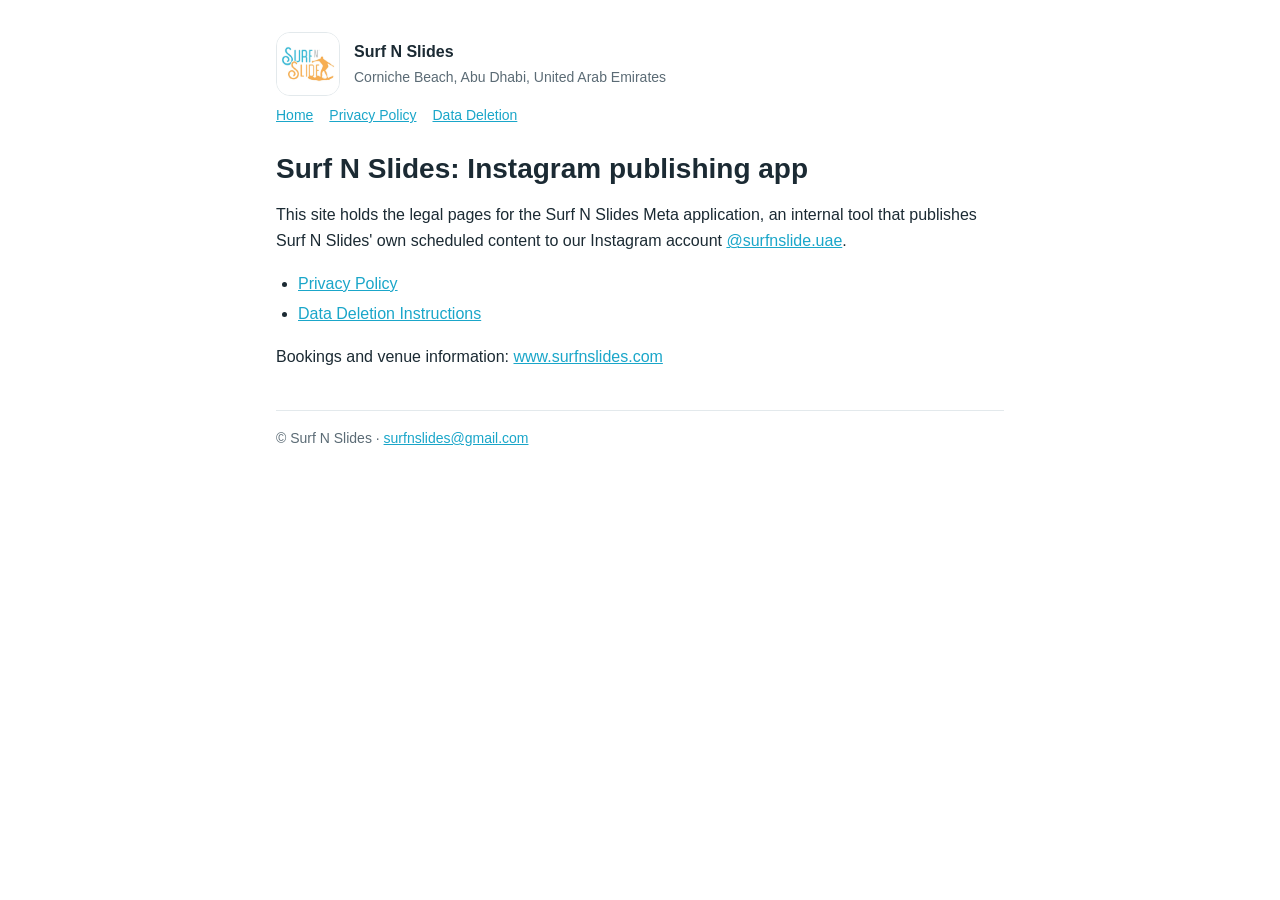
<file: index.html>
<!doctype html>
<html lang="en">
<head>
<meta charset="utf-8">
<meta name="viewport" content="width=device-width, initial-scale=1">
<title>Surf N Slides · App information</title>
<meta name="description" content="Information about the Surf N Slides Meta application.">
<link rel="stylesheet" href="style.css">
<link rel="icon" href="apple-touch-icon.png">
</head>
<body><main>
<header><img src="apple-touch-icon.png" alt="Surf N Slides logo"><div><strong>Surf N Slides</strong><div class="mut">Corniche Beach, Abu Dhabi, United Arab Emirates</div></div></header>
<nav><a href="./">Home</a><a href="privacy/">Privacy Policy</a><a href="data-deletion/">Data Deletion</a></nav>
<h1>Surf N Slides: Instagram publishing app</h1>
<p>This site holds the legal pages for the Surf N Slides Meta application, an internal tool that publishes Surf N Slides' own scheduled content to our Instagram account <a href="https://www.instagram.com/surfnslide.uae/">@surfnslide.uae</a>.</p>
<ul><li><a href="privacy/">Privacy Policy</a></li><li><a href="data-deletion/">Data Deletion Instructions</a></li></ul>
<p>Bookings and venue information: <a href="https://www.surfnslides.com">www.surfnslides.com</a></p>
<footer>© Surf N Slides · <a href="mailto:surfnslides@gmail.com">surfnslides@gmail.com</a></footer>
</main></body>
</html>
</file>
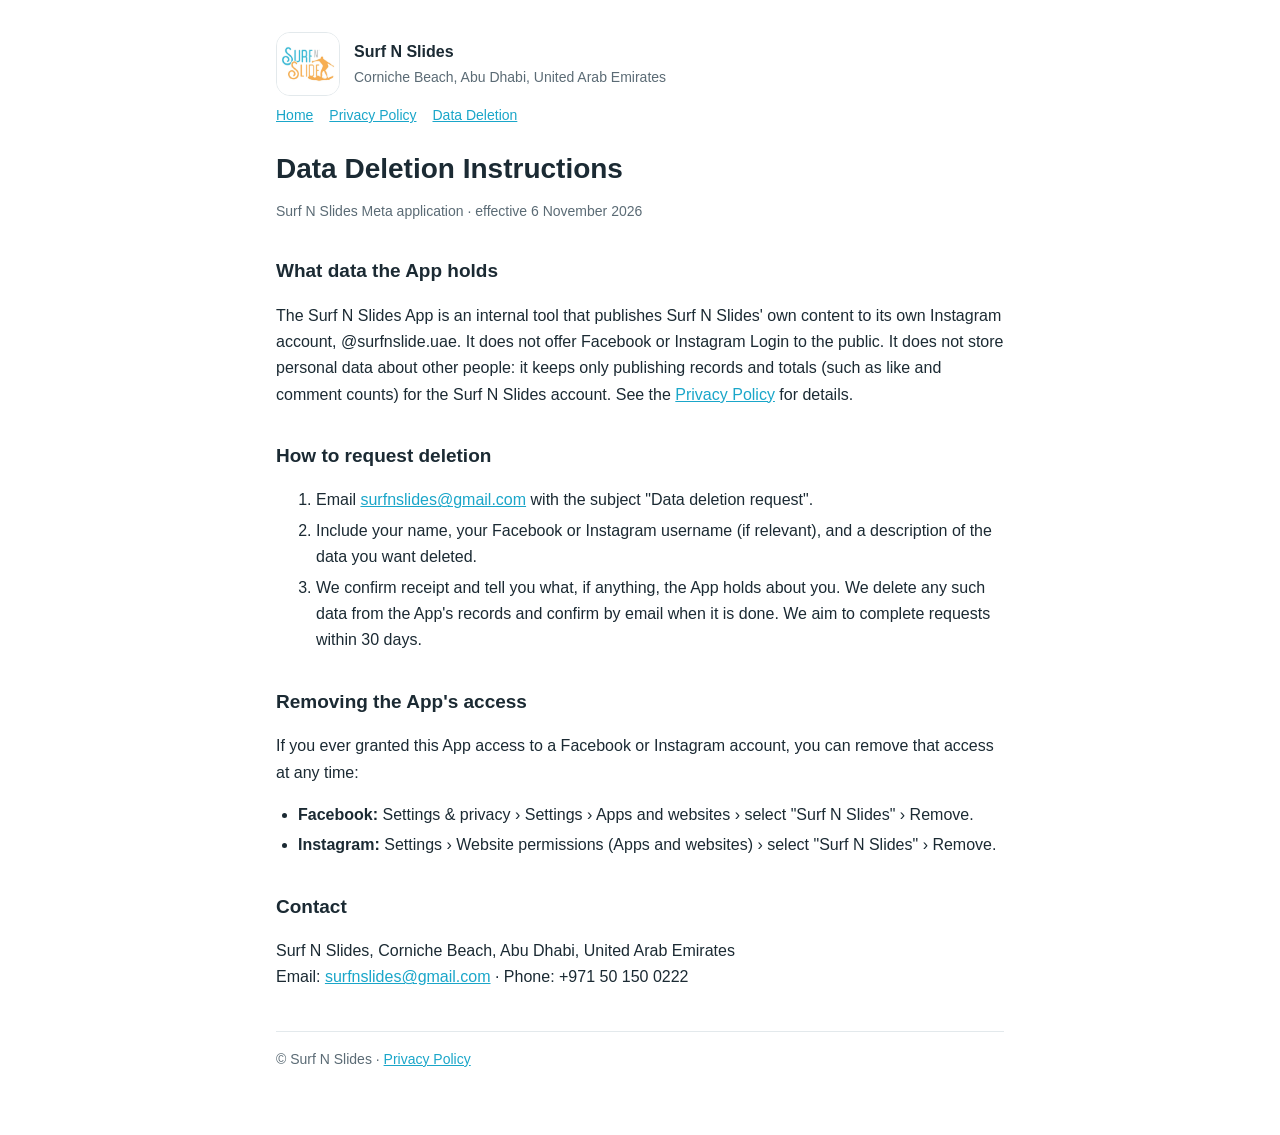
<file: data-deletion/index.html>
<!doctype html>
<html lang="en">
<head>
<meta charset="utf-8">
<meta name="viewport" content="width=device-width, initial-scale=1">
<title>Data Deletion · Surf N Slides</title>
<meta name="description" content="How to request deletion of data held by the Surf N Slides Meta application.">
<link rel="stylesheet" href="../style.css">
<link rel="icon" href="../apple-touch-icon.png">
</head>
<body><main>
<header><img src="../apple-touch-icon.png" alt="Surf N Slides logo"><div><strong>Surf N Slides</strong><div class="mut">Corniche Beach, Abu Dhabi, United Arab Emirates</div></div></header>
<nav><a href="../">Home</a><a href="../privacy/">Privacy Policy</a><a href="./">Data Deletion</a></nav>
<h1>Data Deletion Instructions</h1>
<p class="mut">Surf N Slides Meta application · effective 6 November 2026</p>

<h2>What data the App holds</h2>
<p>The Surf N Slides App is an internal tool that publishes Surf N Slides' own content to its own Instagram account, @surfnslide.uae. It does not offer Facebook or Instagram Login to the public. It does not store personal data about other people: it keeps only publishing records and totals (such as like and comment counts) for the Surf N Slides account. See the <a href="../privacy/">Privacy Policy</a> for details.</p>

<h2>How to request deletion</h2>
<ol>
<li>Email <a href="mailto:surfnslides@gmail.com?subject=Data%20deletion%20request">surfnslides@gmail.com</a> with the subject "Data deletion request".</li>
<li>Include your name, your Facebook or Instagram username (if relevant), and a description of the data you want deleted.</li>
<li>We confirm receipt and tell you what, if anything, the App holds about you. We delete any such data from the App's records and confirm by email when it is done. We aim to complete requests within 30 days.</li>
</ol>

<h2>Removing the App's access</h2>
<p>If you ever granted this App access to a Facebook or Instagram account, you can remove that access at any time:</p>
<ul>
<li><strong>Facebook:</strong> Settings &amp; privacy › Settings › Apps and websites › select "Surf N Slides" › Remove.</li>
<li><strong>Instagram:</strong> Settings › Website permissions (Apps and websites) › select "Surf N Slides" › Remove.</li>
</ul>

<h2>Contact</h2>
<p>Surf N Slides, Corniche Beach, Abu Dhabi, United Arab Emirates<br>
Email: <a href="mailto:surfnslides@gmail.com">surfnslides@gmail.com</a> · Phone: +971 50 150 0222</p>
<footer>© Surf N Slides · <a href="../privacy/">Privacy Policy</a></footer>
</main></body>
</html>
</file>
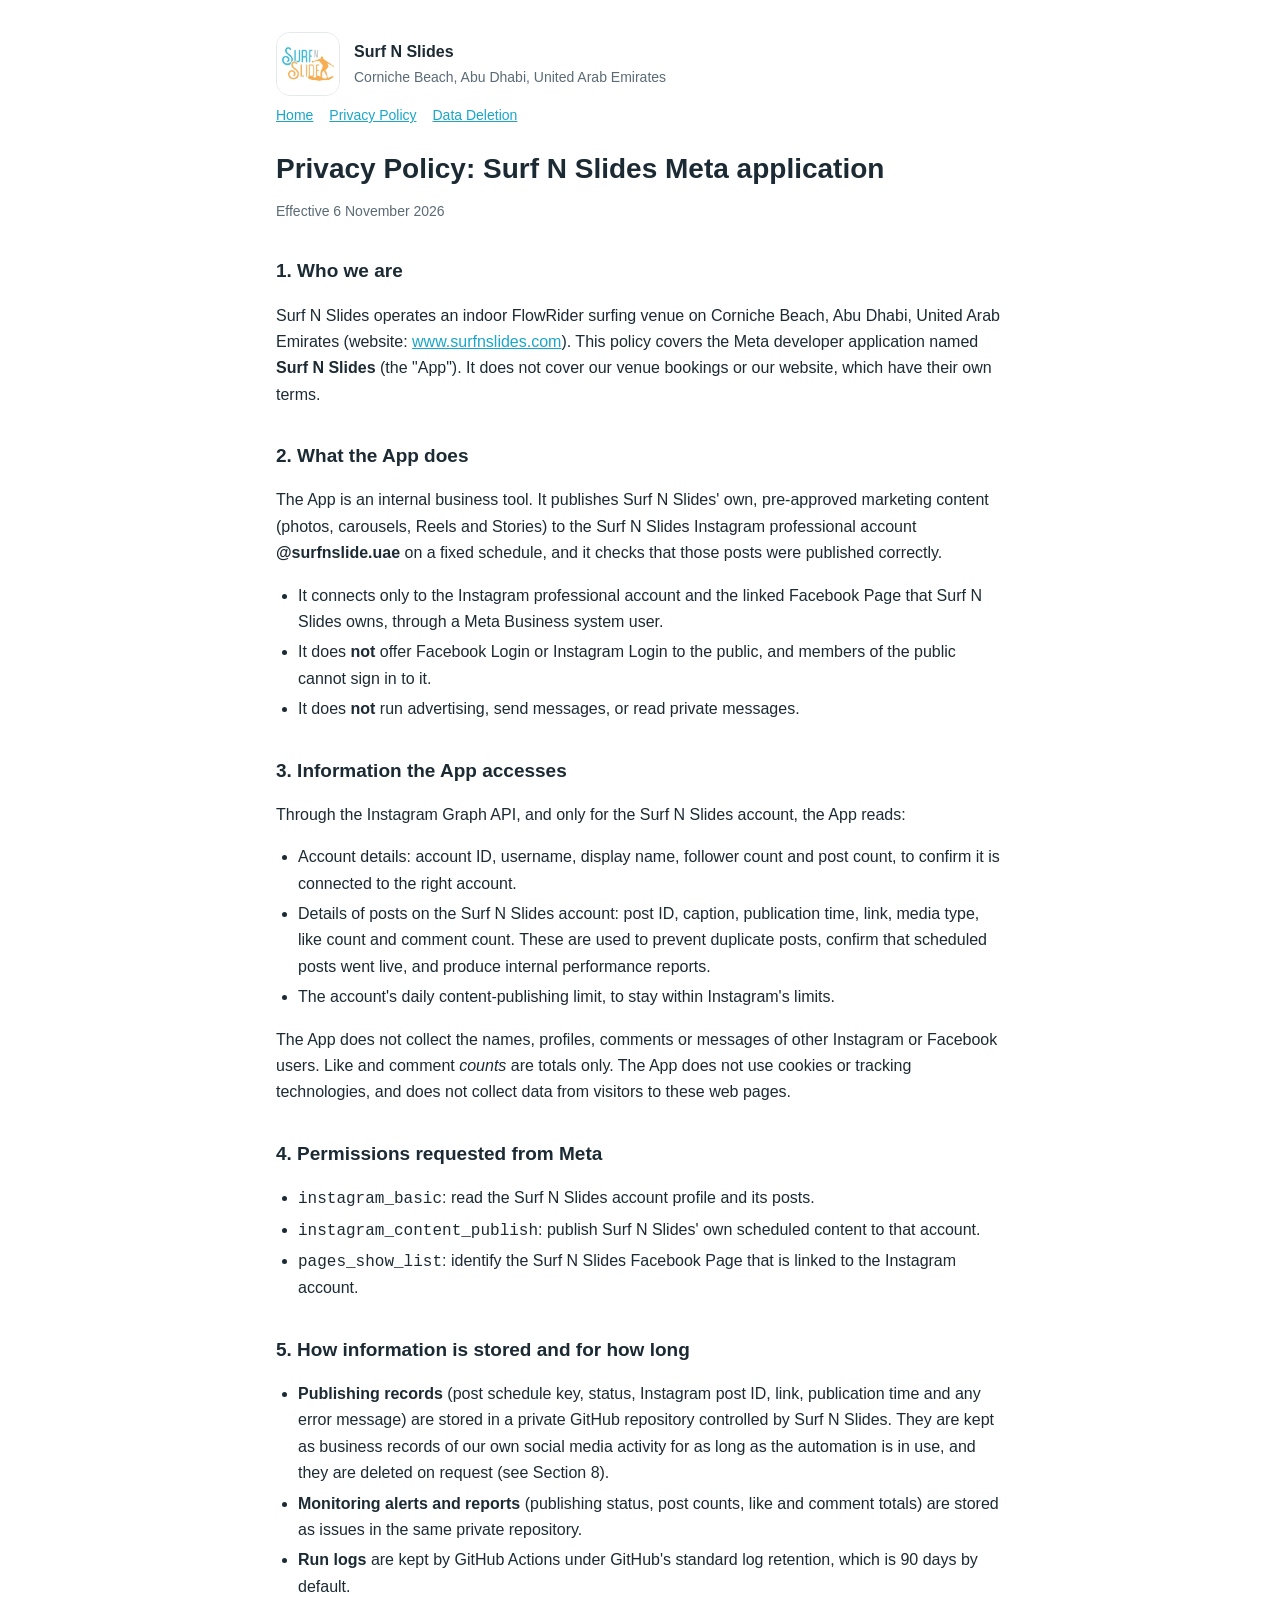
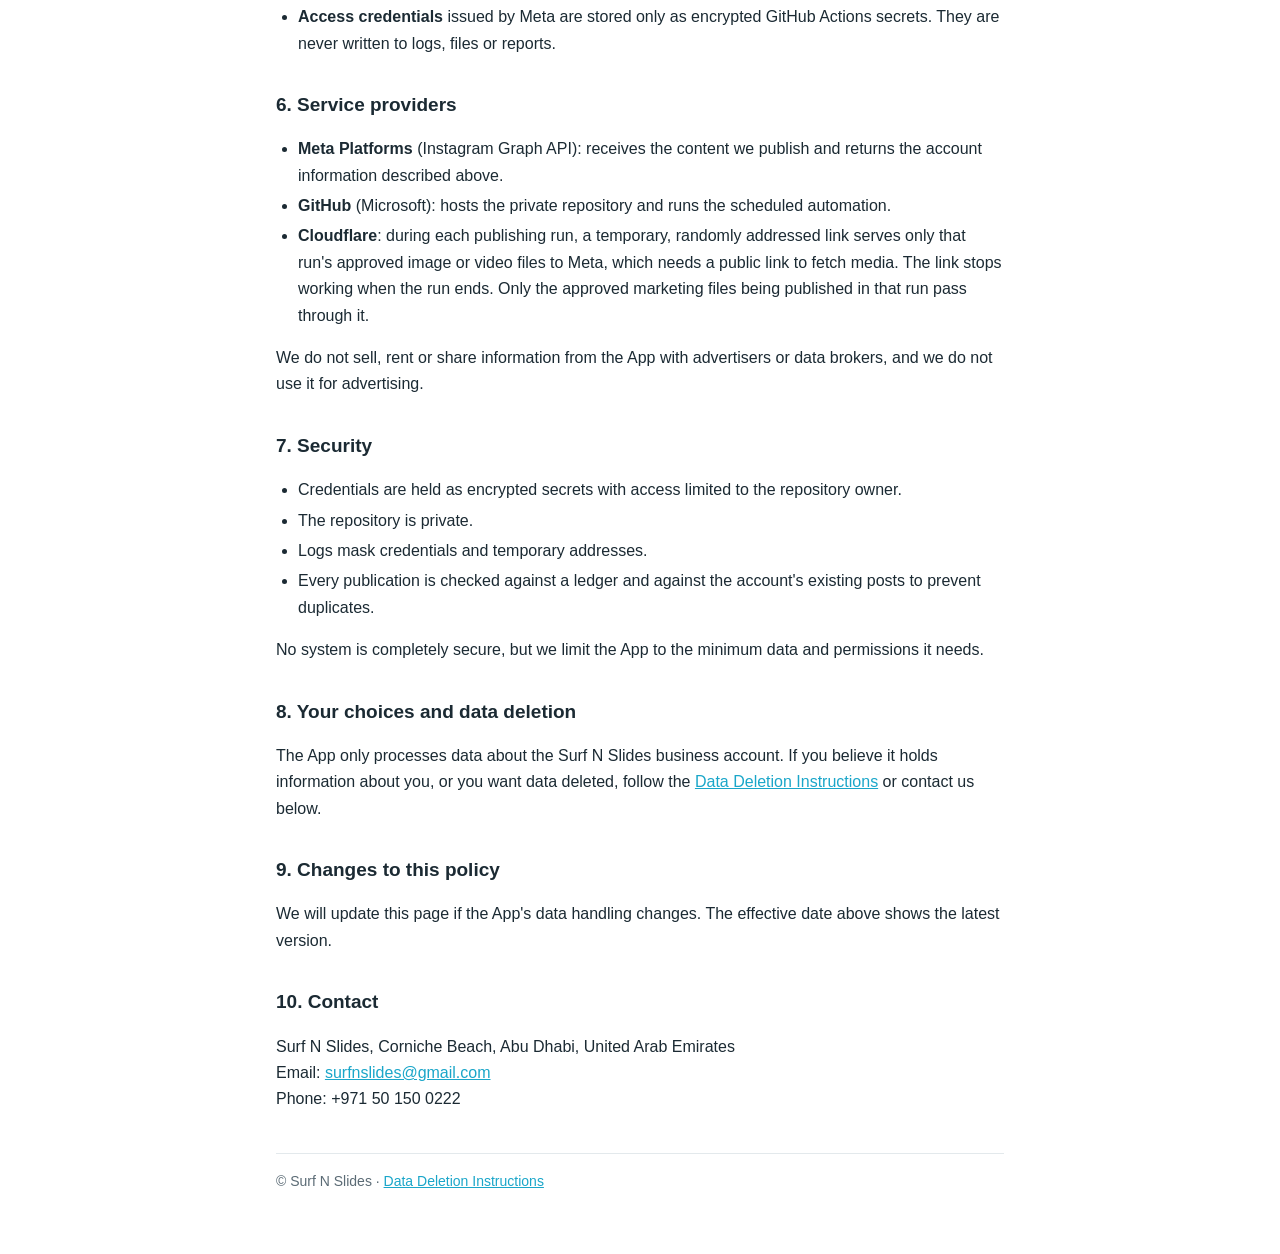
<file: privacy/index.html>
<!doctype html>
<html lang="en">
<head>
<meta charset="utf-8">
<meta name="viewport" content="width=device-width, initial-scale=1">
<title>Privacy Policy · Surf N Slides</title>
<meta name="description" content="Privacy Policy for the Surf N Slides Meta application that publishes Surf N Slides content to its own Instagram account.">
<link rel="stylesheet" href="../style.css">
<link rel="icon" href="../apple-touch-icon.png">
</head>
<body><main>
<header><img src="../apple-touch-icon.png" alt="Surf N Slides logo"><div><strong>Surf N Slides</strong><div class="mut">Corniche Beach, Abu Dhabi, United Arab Emirates</div></div></header>
<nav><a href="../">Home</a><a href="./">Privacy Policy</a><a href="../data-deletion/">Data Deletion</a></nav>
<h1>Privacy Policy: Surf N Slides Meta application</h1>
<p class="mut">Effective 6 November 2026</p>

<h2>1. Who we are</h2>
<p>Surf N Slides operates an indoor FlowRider surfing venue on Corniche Beach, Abu Dhabi, United Arab Emirates (website: <a href="https://www.surfnslides.com">www.surfnslides.com</a>). This policy covers the Meta developer application named <strong>Surf N Slides</strong> (the "App"). It does not cover our venue bookings or our website, which have their own terms.</p>

<h2>2. What the App does</h2>
<p>The App is an internal business tool. It publishes Surf N Slides' own, pre-approved marketing content (photos, carousels, Reels and Stories) to the Surf N Slides Instagram professional account <strong>@surfnslide.uae</strong> on a fixed schedule, and it checks that those posts were published correctly.</p>
<ul>
<li>It connects only to the Instagram professional account and the linked Facebook Page that Surf N Slides owns, through a Meta Business system user.</li>
<li>It does <strong>not</strong> offer Facebook Login or Instagram Login to the public, and members of the public cannot sign in to it.</li>
<li>It does <strong>not</strong> run advertising, send messages, or read private messages.</li>
</ul>

<h2>3. Information the App accesses</h2>
<p>Through the Instagram Graph API, and only for the Surf N Slides account, the App reads:</p>
<ul>
<li>Account details: account ID, username, display name, follower count and post count, to confirm it is connected to the right account.</li>
<li>Details of posts on the Surf N Slides account: post ID, caption, publication time, link, media type, like count and comment count. These are used to prevent duplicate posts, confirm that scheduled posts went live, and produce internal performance reports.</li>
<li>The account's daily content-publishing limit, to stay within Instagram's limits.</li>
</ul>
<p>The App does not collect the names, profiles, comments or messages of other Instagram or Facebook users. Like and comment <em>counts</em> are totals only. The App does not use cookies or tracking technologies, and does not collect data from visitors to these web pages.</p>

<h2>4. Permissions requested from Meta</h2>
<ul>
<li><code>instagram_basic</code>: read the Surf N Slides account profile and its posts.</li>
<li><code>instagram_content_publish</code>: publish Surf N Slides' own scheduled content to that account.</li>
<li><code>pages_show_list</code>: identify the Surf N Slides Facebook Page that is linked to the Instagram account.</li>
</ul>

<h2>5. How information is stored and for how long</h2>
<ul>
<li><strong>Publishing records</strong> (post schedule key, status, Instagram post ID, link, publication time and any error message) are stored in a private GitHub repository controlled by Surf N Slides. They are kept as business records of our own social media activity for as long as the automation is in use, and they are deleted on request (see Section 8).</li>
<li><strong>Monitoring alerts and reports</strong> (publishing status, post counts, like and comment totals) are stored as issues in the same private repository.</li>
<li><strong>Run logs</strong> are kept by GitHub Actions under GitHub's standard log retention, which is 90 days by default.</li>
<li><strong>Access credentials</strong> issued by Meta are stored only as encrypted GitHub Actions secrets. They are never written to logs, files or reports.</li>
</ul>

<h2>6. Service providers</h2>
<ul>
<li><strong>Meta Platforms</strong> (Instagram Graph API): receives the content we publish and returns the account information described above.</li>
<li><strong>GitHub</strong> (Microsoft): hosts the private repository and runs the scheduled automation.</li>
<li><strong>Cloudflare</strong>: during each publishing run, a temporary, randomly addressed link serves only that run's approved image or video files to Meta, which needs a public link to fetch media. The link stops working when the run ends. Only the approved marketing files being published in that run pass through it.</li>
</ul>
<p>We do not sell, rent or share information from the App with advertisers or data brokers, and we do not use it for advertising.</p>

<h2>7. Security</h2>
<ul>
<li>Credentials are held as encrypted secrets with access limited to the repository owner.</li>
<li>The repository is private.</li>
<li>Logs mask credentials and temporary addresses.</li>
<li>Every publication is checked against a ledger and against the account's existing posts to prevent duplicates.</li>
</ul>
<p>No system is completely secure, but we limit the App to the minimum data and permissions it needs.</p>

<h2>8. Your choices and data deletion</h2>
<p>The App only processes data about the Surf N Slides business account. If you believe it holds information about you, or you want data deleted, follow the <a href="../data-deletion/">Data Deletion Instructions</a> or contact us below.</p>

<h2>9. Changes to this policy</h2>
<p>We will update this page if the App's data handling changes. The effective date above shows the latest version.</p>

<h2>10. Contact</h2>
<p>Surf N Slides, Corniche Beach, Abu Dhabi, United Arab Emirates<br>
Email: <a href="mailto:surfnslides@gmail.com">surfnslides@gmail.com</a><br>
Phone: +971 50 150 0222</p>

<footer>© Surf N Slides · <a href="../data-deletion/">Data Deletion Instructions</a></footer>
</main></body>
</html>
</file>
<file: style.css>
:root{--bg:#fff;--ink:#1b2a33;--mut:#5b6b75;--acc:#1aa6c9;--line:#e3e9ec}
@media (prefers-color-scheme:dark){:root{--bg:#0f171c;--ink:#e8eef1;--mut:#9fb0b9;--acc:#4cc4e2;--line:#24323a}}
*{box-sizing:border-box}body{margin:0;background:var(--bg);color:var(--ink);font:16px/1.65 -apple-system,BlinkMacSystemFont,"Segoe UI",Roboto,Helvetica,Arial,sans-serif}
main{max-width:760px;margin:0 auto;padding:32px 16px 64px}header{display:flex;align-items:center;gap:14px;margin-bottom:8px}
header img{width:64px;height:64px;border-radius:14px;border:1px solid var(--line)}h1{font-size:28px;line-height:1.25;margin:8px 0}
h2{font-size:19px;margin:32px 0 6px}a{color:var(--acc)}.mut{color:var(--mut);font-size:14px}ul{padding-left:22px}li{margin:4px 0}
nav{display:flex;gap:16px;flex-wrap:wrap;font-size:14px;margin:4px 0 24px}footer{margin-top:40px;padding-top:16px;border-top:1px solid var(--line);font-size:14px;color:var(--mut)}
</file>
